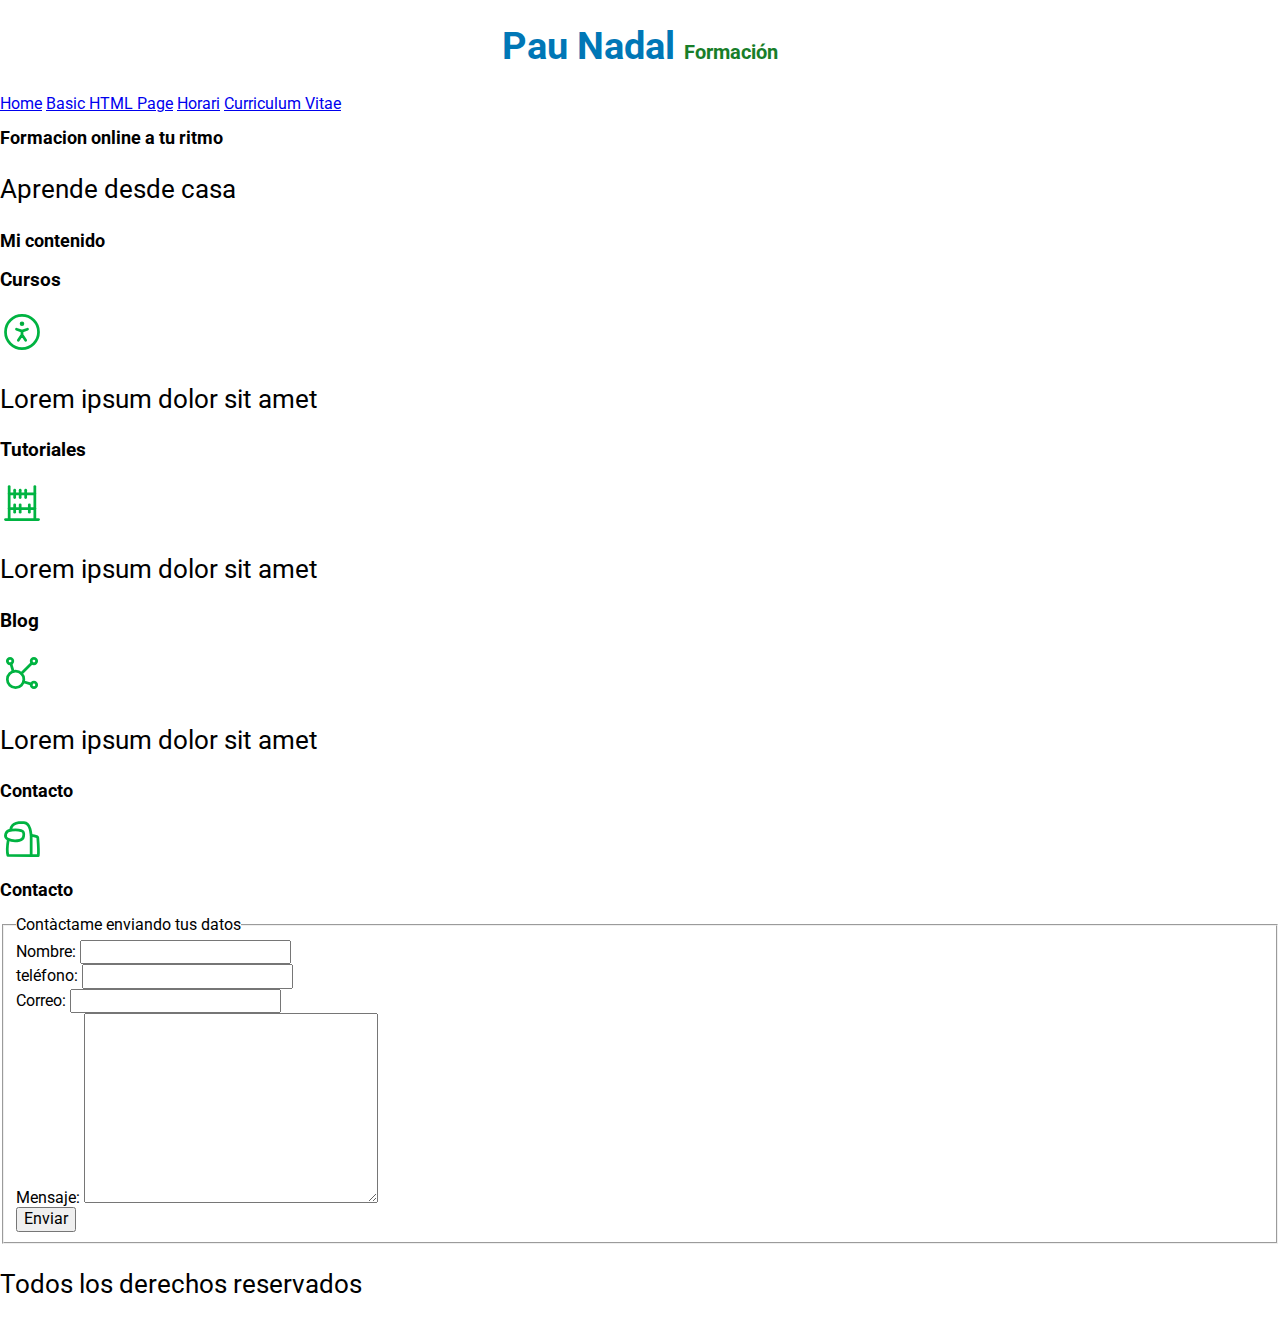
<file: index.html>
<!DOCTYPE html>
<html lang="es">
<head>
    <meta charset="UTF-8">
    <meta name="viewport" content="width=device-width, initial-scale=1.0">
    <title>Home</title>
    <link rel="stylesheet" href="css/normalize.css">
    <link rel="preconnect" href="https://fonts.googleapis.com">
    <link rel="preconnect" href="https://fonts.gstatic.com" crossorigin>
    <link href="https://fonts.googleapis.com/css2?family=Roboto:wght@100;400;700&display=swap" rel="stylesheet">
    <link rel="stylesheet" href="css/styles.css">
</head>
<body>
    <header>
        <h1 class="title">Pau Nadal <span>Formación</span></h1>
    </header>
    <nav>
        <a href="index.html">Home</a>
        <a href="basic.html">Basic HTML Page</a>
        <a href="horari.html">Horari</a>
        <a href="cv.html">Curriculum Vitae</a>
    </nav>
    <section>
        <h2>Formacion online a tu ritmo</h2>
        <p>Aprende desde casa</p>
    </section>
    <main>
        <h2>Mi contenido</h2>
        <section>
            <h3>Cursos</h3>
                <svg xmlns="http://www.w3.org/2000/svg" class="icon icon-tabler icon-tabler-accessible" width="44" height="44" viewBox="0 0 24 24" stroke-width="1.5" stroke="#00b341" fill="none" stroke-linecap="round" stroke-linejoin="round">
                    <path stroke="none" d="M0 0h24v24H0z" fill="none"/>
                    <path d="M12 12m-9 0a9 9 0 1 0 18 0a9 9 0 1 0 -18 0" />
                    <path d="M10 16.5l2 -3l2 3m-2 -3v-2l3 -1m-6 0l3 1" />
                    <circle cx="12" cy="7.5" r=".5" fill="currentColor" />
                </svg>
            <p>Lorem ipsum dolor sit amet</p>
        </section>
        <section>
            <h3>Tutoriales</h3>
                <svg xmlns="http://www.w3.org/2000/svg" class="icon icon-tabler icon-tabler-abacus" width="44" height="44" viewBox="0 0 24 24" stroke-width="1.5" stroke="#00b341" fill="none" stroke-linecap="round" stroke-linejoin="round">
                    <path stroke="none" d="M0 0h24v24H0z" fill="none"/>
                    <path d="M5 3v18" />
                    <path d="M19 21v-18" />
                    <path d="M5 7h14" />
                    <path d="M5 15h14" />
                    <path d="M8 13v4" />
                    <path d="M11 13v4" />
                    <path d="M16 13v4" />
                    <path d="M14 5v4" />
                    <path d="M11 5v4" />
                    <path d="M8 5v4" />
                    <path d="M3 21h18" />
                </svg>            
            <p>Lorem ipsum dolor sit amet</p>
        </section>
        <section>
            <h3>Blog</h3>
                <svg xmlns="http://www.w3.org/2000/svg" class="icon icon-tabler icon-tabler-affiliate" width="44" height="44" viewBox="0 0 24 24" stroke-width="1.5" stroke="#00b341" fill="none" stroke-linecap="round" stroke-linejoin="round">
                    <path stroke="none" d="M0 0h24v24H0z" fill="none"/>
                    <path d="M5.931 6.936l1.275 4.249m5.607 5.609l4.251 1.275" />
                    <path d="M11.683 12.317l5.759 -5.759" />
                    <path d="M5.5 5.5m-1.5 0a1.5 1.5 0 1 0 3 0a1.5 1.5 0 1 0 -3 0" />
                    <path d="M18.5 5.5m-1.5 0a1.5 1.5 0 1 0 3 0a1.5 1.5 0 1 0 -3 0" />
                    <path d="M18.5 18.5m-1.5 0a1.5 1.5 0 1 0 3 0a1.5 1.5 0 1 0 -3 0" />
                    <path d="M8.5 15.5m-4.5 0a4.5 4.5 0 1 0 9 0a4.5 4.5 0 1 0 -9 0" />
                </svg>
            <p>Lorem ipsum dolor sit amet</p>
        </section>
        <section>
            <h2>Contacto</h2>
                <svg xmlns="http://www.w3.org/2000/svg" class="icon icon-tabler icon-tabler-brand-among-us" width="44" height="44" viewBox="0 0 24 24" stroke-width="1.5" stroke="#00b341" fill="none" stroke-linecap="round" stroke-linejoin="round">
                    <path stroke="none" d="M0 0h24v24H0z" fill="none"/>
                    <path d="M10.646 12.774c-1.939 .396 -4.467 .317 -6.234 -.601c-2.454 -1.263 -1.537 -4.66 1.423 -4.982c2.254 -.224 3.814 -.354 5.65 .214c.835 .256 1.93 .569 1.355 3.281c-.191 1.067 -1.07 1.904 -2.194 2.088z" />
                    <path d="M5.84 7.132c.083 -.564 .214 -1.12 .392 -1.661c.456 -.936 1.095 -2.068 3.985 -2.456a22.464 22.464 0 0 1 2.867 .08c1.776 .14 2.643 1.234 3.287 3.368c.339 1.157 .46 2.342 .629 3.537v11l-12.704 -.019c-.552 -2.386 -.262 -5.894 .204 -8.481" />
                    <path d="M17 10c.991 .163 2.105 .383 3.069 .67c.255 .13 .52 .275 .534 .505c.264 3.434 .57 7.448 .278 9.825h-3.881" />
                </svg>
            <h2>Contacto</h2>
            <form action="">
                <fieldset>
                    <legend>Contàctame enviando tus datos</legend>
                    <div>
                        <label for="">Nombre:</label>
                        <input type="text" name="nombre">
                    </div>
                    <div>
                        <label for="">teléfono:</label>
                        <input type="tel" name="teléfono">
                    </div>
                    <div>
                        <label for="">Correo:</label>
                        <input type="email" name="Correo">
                    </div>
                    <div></div>
                        <label for="">Mensaje:</label>
                        <textarea name="mensaje" cols="30" rows="10"></textarea>
                    </div>
                    <div>
                        <button type="submit" value="Enviar">Enviar</button>
                    </div>
                </fieldset>
            </form>
        </section>
    </main>
    <footer>
        <p>Todos los derechos reservados</p>
    </footer>
</body>
</html>
</file>
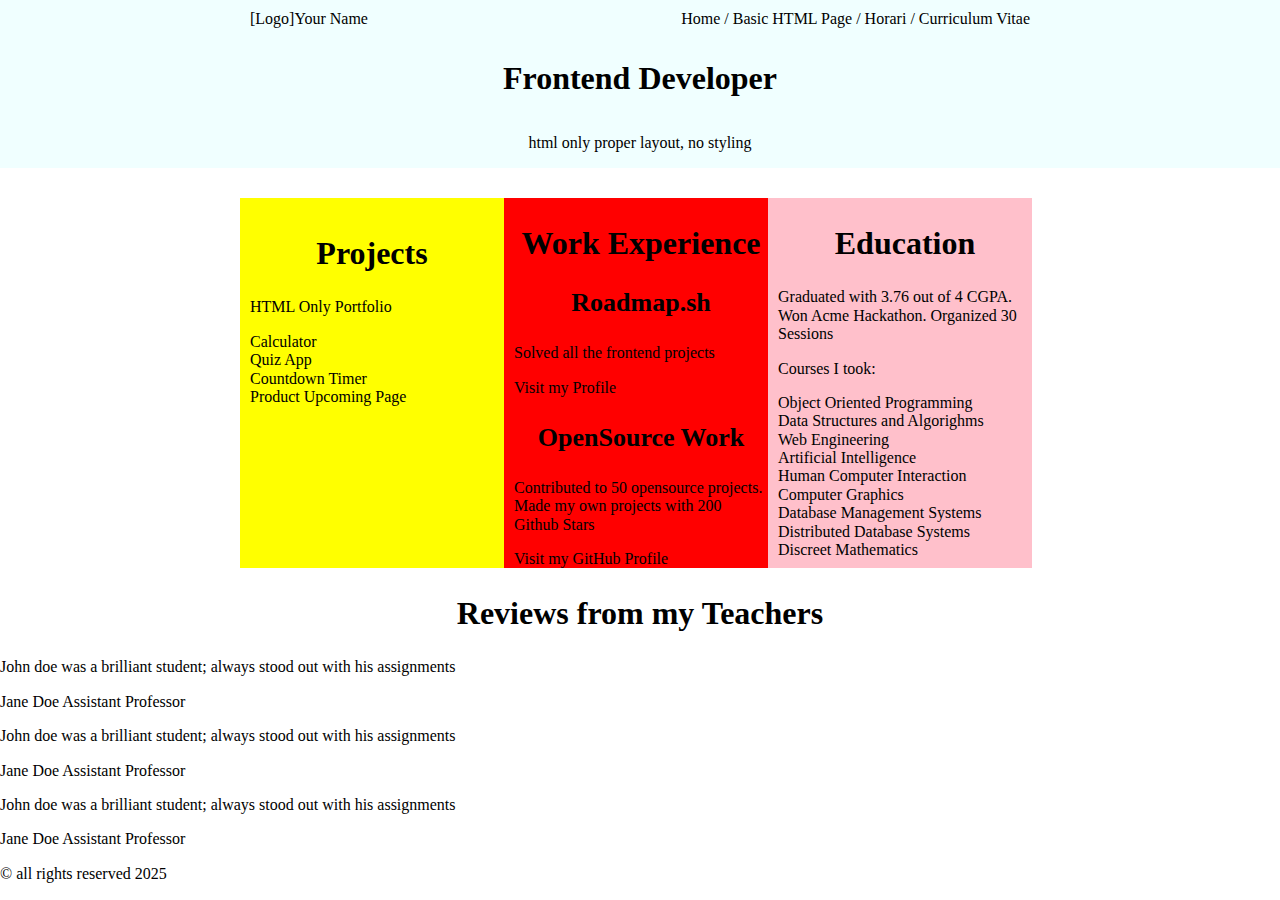
<file: basic.html>
<!DOCTYPE html>
<html lang="en">
<head>
    <meta charset="UTF-8">
    <meta name="viewport" content="width=device-width, initial-scale=1.0">
    <title>Basic HTML Website</title>
    <link rel="stylesheet" href="css/basic.css">
    <link rel="stylesheet" href="css/normalize.css">
</head>
<body>
    <header>
        <div class="container">
            <div class="top">
                <div class="logo">
                    <div>[Logo]</div>
                    <div>Your Name</div>
                </div>
    
                <nav>
                    <a href="index.html">Home</a> /
                    <a href="basic.html">Basic HTML Page</a> /
                    <a href="horari.html">Horari</a> /
                    <a href="cv.html">Curriculum Vitae</a>
                </nav>
            </div>
                <div class="hero">
                    <h1>Frontend Developer</h1>
                    <p class="text-center">html only proper layout, no styling</p>    
                </div>
        </div>
    </header>
    <main class="container">
        <section class="projects">
            <h2>Projects</h2>
            <p>HTML Only Portfolio</p>
            <ul>
                <li>Calculator</li>
                <li>Quiz App</li>
                <li>Countdown Timer</li>
                <li>Product Upcoming Page</li>
            </ul>
        </section>
        <section class="work">
            <h2>Work Experience</h2>
            <div>
                <h3>Roadmap.sh</h3>
                <p>Solved all the frontend projects</p>
                <a href="">Visit my Profile</a>
            </div>
            <div>
                <h3>OpenSource Work</h3>
                <p>Contributed to 50 opensource projects. Made my own projects with 200 Github Stars</p>
                <a href="">Visit my GitHub Profile</a>
            </div>
        </section>
        <section class="education">
            <h2>Education</h2>
                <p>Graduated with 3.76 out of 4 CGPA. Won Acme Hackathon. Organized 30 Sessions</p>
                <p>Courses I took:</p>
                <ul>
                    <li>Object Oriented Programming</li>
                    <li>Data Structures and Algorighms</li>
                    <li>Web Engineering</li>
                    <li>Artificial Intelligence</li>
                    <li>Human Computer Interaction</li>
                    <li>Computer Graphics</li>
                    <li>Database Management Systems</li>
                    <li>Distributed Database Systems</li>
                    <li>Discreet Mathematics</li>
                </ul>
        </section>
    </main>
    <section class="reviews">
        <h2>Reviews from my Teachers</h2>
        <div>
            <p>John doe was a brilliant student; always stood out with his assignments</p>
            <p>Jane Doe Assistant Professor</p>
        </div>
        <div>
            <p>John doe was a brilliant student; always stood out with his assignments</p>
            <p>Jane Doe Assistant Professor</p>
        </div>
        <div>
            <p>John doe was a brilliant student; always stood out with his assignments</p>
            <p>Jane Doe Assistant Professor</p>
        </div>
    </section>
    <footer>
        <p>© all rights reserved 2025</p>
    </footer>
</body>
</html>
</file>
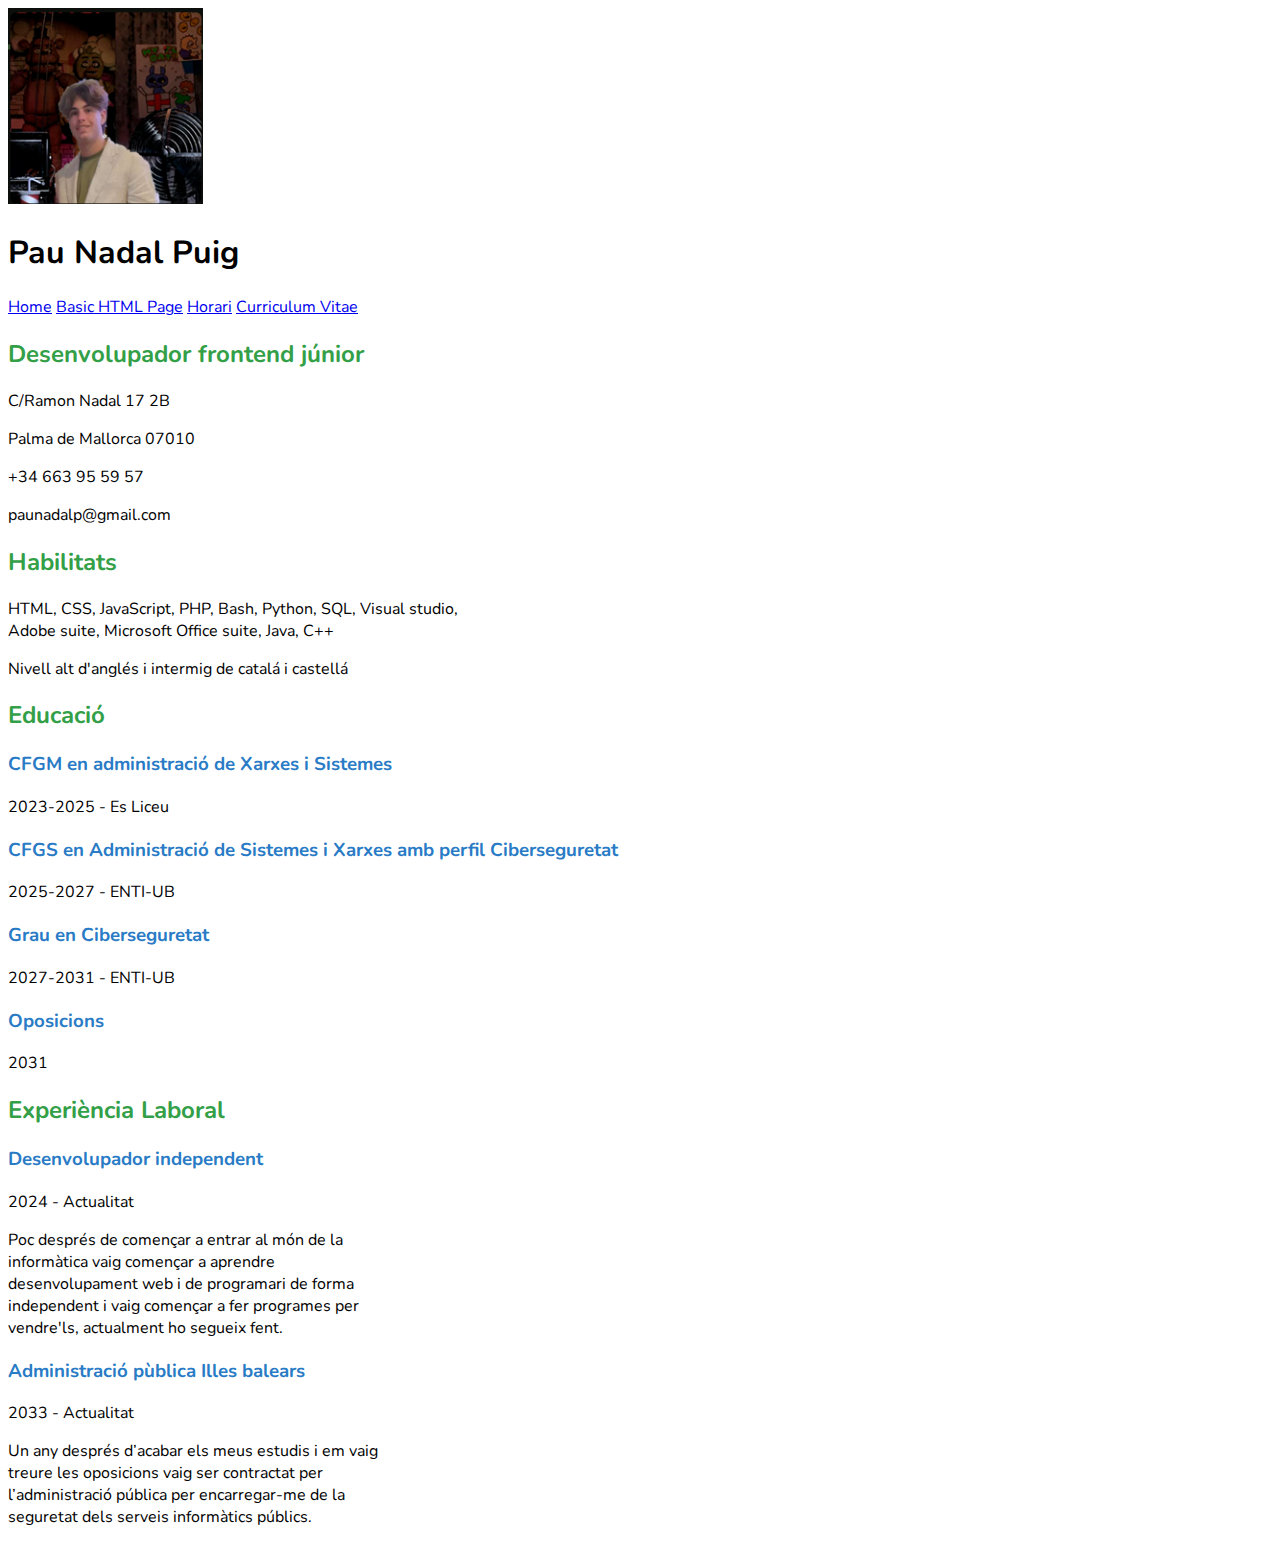
<file: cv.html>
<!DOCTYPE html>
<html lang="ca">
<head>
    <meta charset="UTF-8">
    <meta name="viewport" content="width=device-width, initial-scale=1.0">
    <title>Curriculum Vitae</title>
    <link rel="preconnect" href="https://fonts.googleapis.com">
    <link rel="preconnect" href="https://fonts.gstatic.com" crossorigin>
    <link href="https://fonts.googleapis.com/css2?family=Nunito:ital,wght@0,200..1000;1,200..1000&display=swap" rel="stylesheet">
    <link rel="stylesheet" href="css/cv.css">
</head>
<body>
    <img src="/img/Foto_curriculum.png" alt="Foto_curriculum">
    <h1>Pau Nadal Puig</h1>
    <nav>
        <a href="index.html">Home</a>
        <a href="basic.html">Basic HTML Page</a>
        <a href="horari.html">Horari</a>
        <a href="cv.html">Curriculum Vitae</a>
    </nav>
    <h2>Desenvolupador frontend júnior</h2>
    <p>C/Ramon Nadal 17 2B</p>
    <p>Palma de Mallorca 07010</p>
    <p>+34 663 95 59 57</p>
    <p>paunadalp@gmail.com</p>
    <h2>Habilitats</h2>
    <p>HTML, CSS, JavaScript, PHP, Bash, Python, SQL, Visual studio,<br>Adobe suite, Microsoft Office suite, Java, C++</p>
    <p>Nivell alt d'anglés i intermig de catalá i castellá</p>
    <h2>Educació</h2>
    <h3>CFGM en administració de Xarxes i Sistemes</h3>
    <p>2023-2025 - Es Liceu</p>
    <h3>CFGS en Administració de Sistemes i Xarxes amb perfil Ciberseguretat</h3>
    <p>2025-2027 - ENTI-UB</p>
    <h3>Grau en Ciberseguretat</h3>
    <p>2027-2031 - ENTI-UB</p>
    <h3>Oposicions</h3>
    <p>2031</p>
    <h2>Experiència Laboral</h2>
    <h3>Desenvolupador independent</h3>
    <p>2024 - Actualitat</p>
    <p>Poc després de començar a entrar al món de la<br>informàtica vaig començar a aprendre<br>desenvolupament web i de programari de forma<br>independent i vaig començar a fer programes per<br>vendre'ls, actualment ho segueix fent.</p>
    <h3>Administració pùblica Illes balears</h3>
    <p>2033 - Actualitat</p>
    <p>Un any després d’acabar els meus estudis i em vaig<br>treure les oposicions vaig ser contractat per<br>l’administració pública per encarregar-me de la<br>seguretat dels serveis informàtics públics.</p>
</body>
</html>
</file>
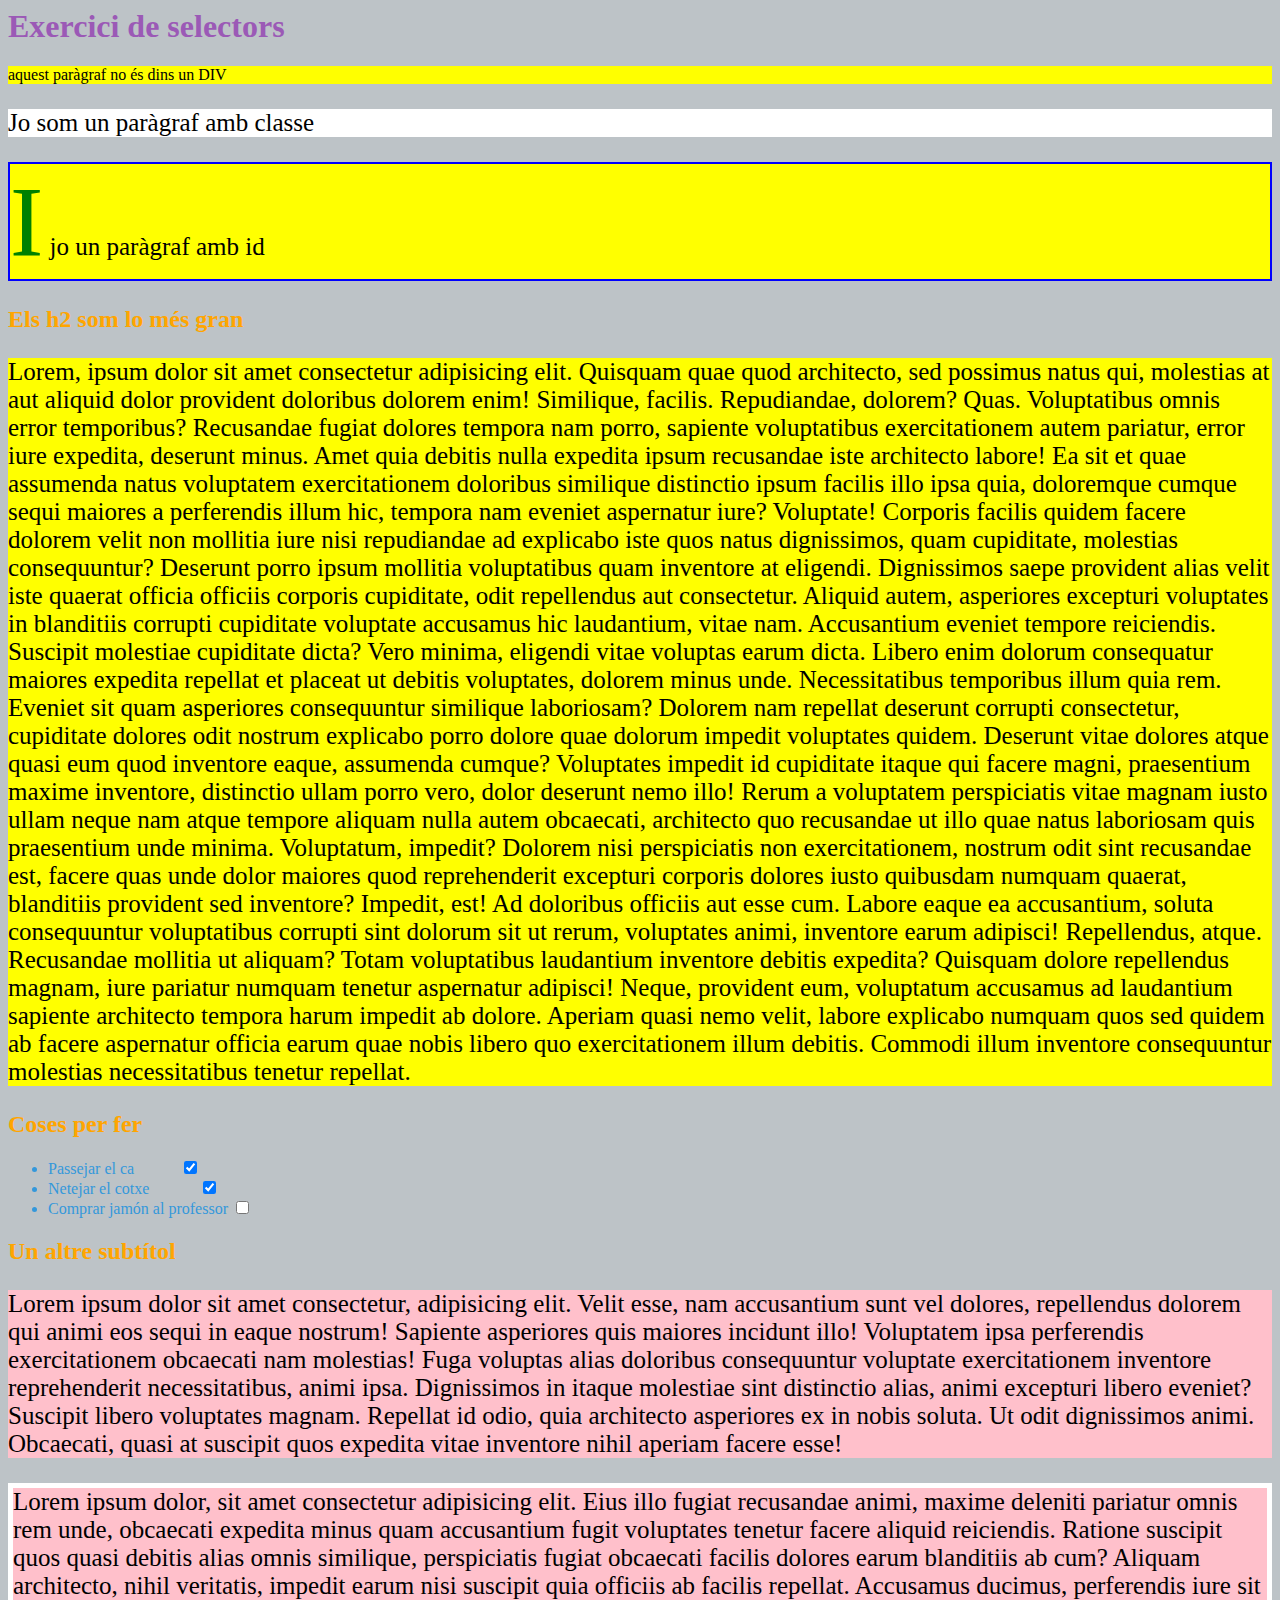
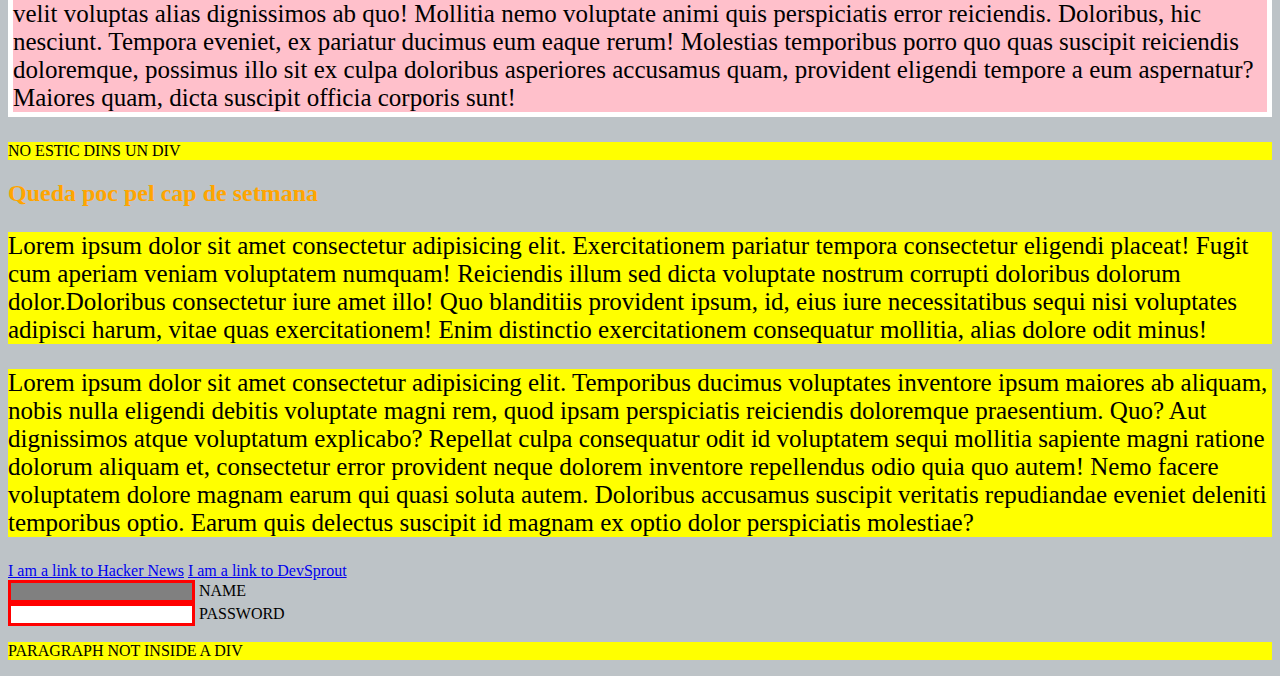
<file: exerciciSelectors.html>
<html>
<head>
<meta charset="UTF-8">
<title>Selectors Exercise</title>
<link rel="stylesheet" type="text/css" href="/css/selectors.css">
</head>
<body>
<h1>Exercici de selectors</h1>

<p>aquest paràgraf no és dins un DIV</p>

<div>
<p class="hello">Jo som un paràgraf amb classe</p>
<p id="special">I jo un paràgraf amb id</p>

<h2>Els h2 som lo més gran</h2>


<p>Lorem, ipsum dolor sit amet consectetur adipisicing elit. Quisquam quae quod architecto, sed possimus natus qui, molestias at aut aliquid dolor provident doloribus dolorem enim! Similique, facilis. Repudiandae, dolorem? Quas.
Voluptatibus omnis error temporibus? Recusandae fugiat dolores tempora nam porro, sapiente voluptatibus exercitationem autem pariatur, error iure expedita, deserunt minus. Amet quia debitis nulla expedita ipsum recusandae iste architecto labore!
Ea sit et quae assumenda natus voluptatem exercitationem doloribus similique distinctio ipsum facilis illo ipsa quia, doloremque cumque sequi maiores a perferendis illum hic, tempora nam eveniet aspernatur iure? Voluptate!
Corporis facilis quidem facere dolorem velit non mollitia iure nisi repudiandae ad explicabo iste quos natus dignissimos, quam cupiditate, molestias consequuntur? Deserunt porro ipsum mollitia voluptatibus quam inventore at eligendi.
Dignissimos saepe provident alias velit iste quaerat officia officiis corporis cupiditate, odit repellendus aut consectetur. Aliquid autem, asperiores excepturi voluptates in blanditiis corrupti cupiditate voluptate accusamus hic laudantium, vitae nam.
Accusantium eveniet tempore reiciendis. Suscipit molestiae cupiditate dicta? Vero minima, eligendi vitae voluptas earum dicta. Libero enim dolorum consequatur maiores expedita repellat et placeat ut debitis voluptates, dolorem minus unde.
Necessitatibus temporibus illum quia rem. Eveniet sit quam asperiores consequuntur similique laboriosam? Dolorem nam repellat deserunt corrupti consectetur, cupiditate dolores odit nostrum explicabo porro dolore quae dolorum impedit voluptates quidem.
Deserunt vitae dolores atque quasi eum quod inventore eaque, assumenda cumque? Voluptates impedit id cupiditate itaque qui facere magni, praesentium maxime inventore, distinctio ullam porro vero, dolor deserunt nemo illo!
Rerum a voluptatem perspiciatis vitae magnam iusto ullam neque nam atque tempore aliquam nulla autem obcaecati, architecto quo recusandae ut illo quae natus laboriosam quis praesentium unde minima. Voluptatum, impedit?
Dolorem nisi perspiciatis non exercitationem, nostrum odit sint recusandae est, facere quas unde dolor maiores quod reprehenderit excepturi corporis dolores iusto quibusdam numquam quaerat, blanditiis provident sed inventore? Impedit, est!
Ad doloribus officiis aut esse cum. Labore eaque ea accusantium, soluta consequuntur voluptatibus corrupti sint dolorum sit ut rerum, voluptates animi, inventore earum adipisci! Repellendus, atque. Recusandae mollitia ut aliquam?
Totam voluptatibus laudantium inventore debitis expedita? Quisquam dolore repellendus magnam, iure pariatur numquam tenetur aspernatur adipisci! Neque, provident eum, voluptatum accusamus ad laudantium sapiente architecto tempora harum impedit ab dolore.
Aperiam quasi nemo velit, labore explicabo numquam quos sed quidem ab facere aspernatur officia earum quae nobis libero quo exercitationem illum debitis. Commodi illum inventore consequuntur molestias necessitatibus tenetur repellat.</p>

</div>

<div>
<h2>Coses per fer</h2>

<ul>
    <li>Passejar el ca<input type="checkbox" checked> </li>
    <li>Netejar el cotxe <input type="checkbox" checked> </li>
    <li>Comprar jamón al  professor <input type="checkbox"></li>
</ul>
</div>

<div>
<h2>Un altre subtítol</h2>

<p>Lorem ipsum dolor sit amet consectetur, adipisicing elit. Velit esse, nam accusantium sunt vel dolores, repellendus dolorem qui animi eos sequi in eaque nostrum! Sapiente asperiores quis maiores incidunt illo!
Voluptatem ipsa perferendis exercitationem obcaecati nam molestias! Fuga voluptas alias doloribus consequuntur voluptate exercitationem inventore reprehenderit necessitatibus, animi ipsa. Dignissimos in itaque molestiae sint distinctio alias, animi excepturi libero eveniet?
Suscipit libero voluptates magnam. Repellat id odio, quia architecto asperiores ex in nobis soluta. Ut odit dignissimos animi. Obcaecati, quasi at suscipit quos expedita vitae inventore nihil aperiam facere esse!</p>

<p>Lorem ipsum dolor, sit amet consectetur adipisicing elit. Eius illo fugiat recusandae animi, maxime deleniti pariatur omnis rem unde, obcaecati expedita minus quam accusantium fugit voluptates tenetur facere aliquid reiciendis.
Ratione suscipit quos quasi debitis alias omnis similique, perspiciatis fugiat obcaecati facilis dolores earum blanditiis ab cum? Aliquam architecto, nihil veritatis, impedit earum nisi suscipit quia officiis ab facilis repellat.
Accusamus ducimus, perferendis iure sit velit voluptas alias dignissimos ab quo! Mollitia nemo voluptate animi quis perspiciatis error reiciendis. Doloribus, hic nesciunt. Tempora eveniet, ex pariatur ducimus eum eaque rerum!
Molestias temporibus porro quo quas suscipit reiciendis doloremque, possimus illo sit ex culpa doloribus asperiores accusamus quam, provident eligendi tempore a eum aspernatur? Maiores quam, dicta suscipit officia corporis sunt!</p>
</div>

<p>NO ESTIC DINS UN DIV</p>


<div>
<h2>Queda poc pel cap de setmana</h2>

<p>Lorem ipsum dolor sit amet consectetur adipisicing elit. Exercitationem pariatur tempora consectetur eligendi placeat! Fugit cum aperiam veniam voluptatem numquam! Reiciendis illum sed dicta voluptate nostrum corrupti doloribus dolorum dolor.Doloribus consectetur iure amet illo! Quo blanditiis provident ipsum, id, eius iure necessitatibus sequi nisi voluptates adipisci harum, vitae quas exercitationem! Enim distinctio exercitationem consequatur mollitia, alias dolore odit minus!</p>

<p>Lorem ipsum dolor sit amet consectetur adipisicing elit. Temporibus ducimus voluptates inventore ipsum maiores ab aliquam, nobis nulla eligendi debitis voluptate magni rem, quod ipsam perspiciatis reiciendis doloremque praesentium. Quo?
Aut dignissimos atque voluptatum explicabo? Repellat culpa consequatur odit id voluptatem sequi mollitia sapiente magni ratione dolorum aliquam et, consectetur error provident neque dolorem inventore repellendus odio quia quo autem!
Nemo facere voluptatem dolore magnam earum qui quasi soluta autem. Doloribus accusamus suscipit veritatis repudiandae eveniet deleniti temporibus optio. Earum quis delectus suscipit id magnam ex optio dolor perspiciatis molestiae?</p>

<a href="https://news.ycombinator.com/">I am a link to Hacker News</a>
<a href="https://www.devsprout.io">I am a link to DevSprout</a>
<br>

<input type="text" name="name" /><label> Name</label><br/>
<input type="password" name="password" /><label> Password</label><br/>

</div>

<p>PARAGRAPH NOT INSIDE A DIV</p>

</body>
</html>
</file>
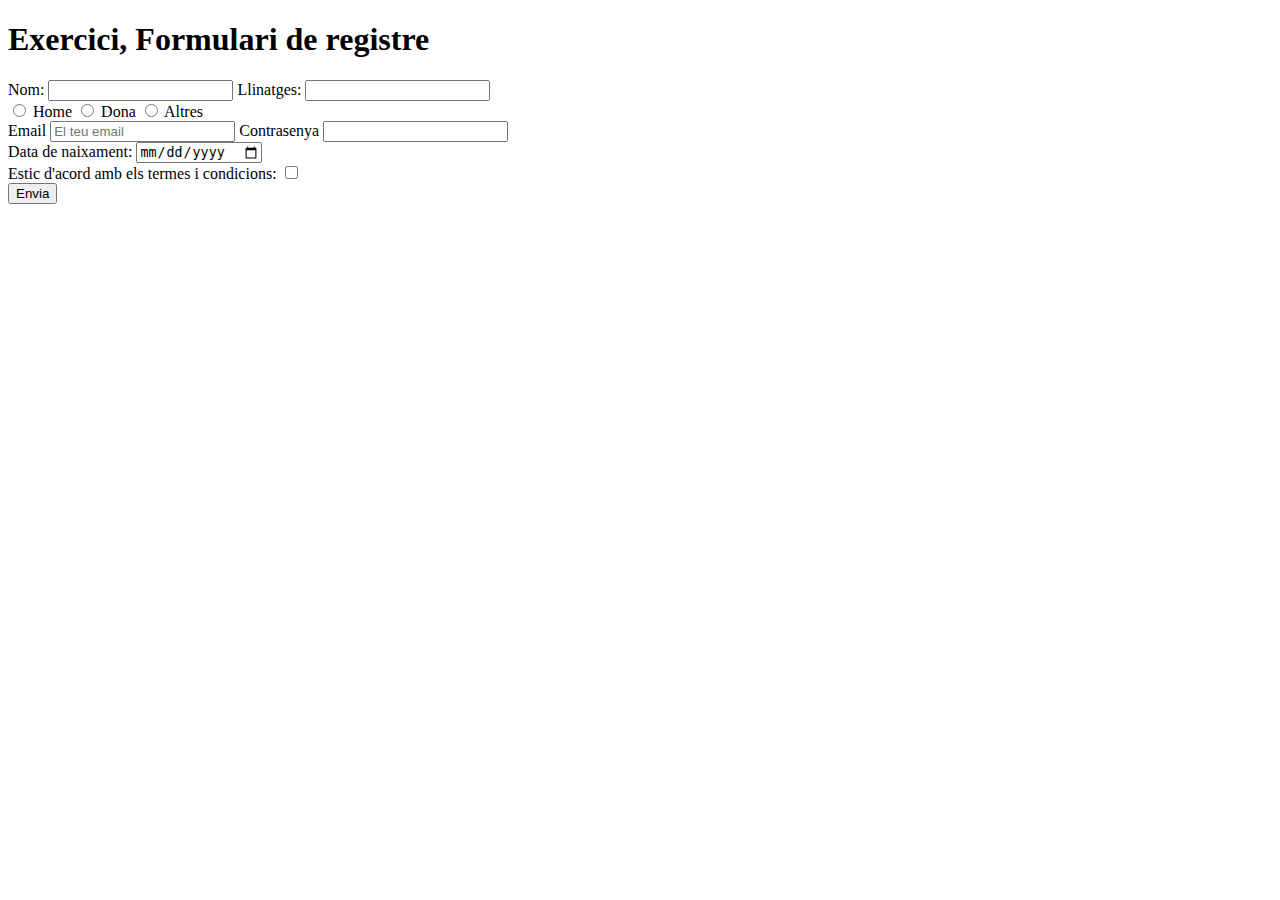
<file: form.html>
<!DOCTYPE html>
<html lang="ca">
<head>
    <meta charset="UTF-8">
    <meta name="viewport" content="width=device-width, initial-scale=1.0">
    <title>Document</title>
</head>
<body>
    <h1>Exercici, Formulari de registre</h1>
    <form action="/my-form-submitting-page" method="get">
        <div>
            <label for="nom">Nom:</label>
            <input id="nom" name="nom" type="text">
            <label for="llinatges">Llinatges:</label>
            <input id="llinatges" name="llinatges" type="text">
        </div>
        <div>
            <input type="radio" id="home" name="genere" value="home">
            <label for="home">Home</label>
            <input type="radio" id="dona" name="genere" value="dona">
            <label for="dona">Dona</label>
            <input type="radio" id="altres" name="genere" value="altres">
            <label for="altres">Altres</label>
        </div>
        <div>
            <label for="email">Email</label>
            <input id="email" name="email" type="email" placeholder="El teu email">
            <label for="password">Contrasenya</label>
            <input id="password" name="password type="password">
        </div>
        <div>
            <label for="data_naix">Data de naixament:</label>
            <input type="date" name="data_naix" id="data_naix">
        </div>
        <div>
            <label for="condicions">Estic d'acord amb els termes i condicions:</label>
            <input type="checkbox" name="condicions" id="condicions">
        </div>
        <div>
            <input type="submit" name="submit" value="Envia">
        </div>
    </form>
</body>
</html>
</file>
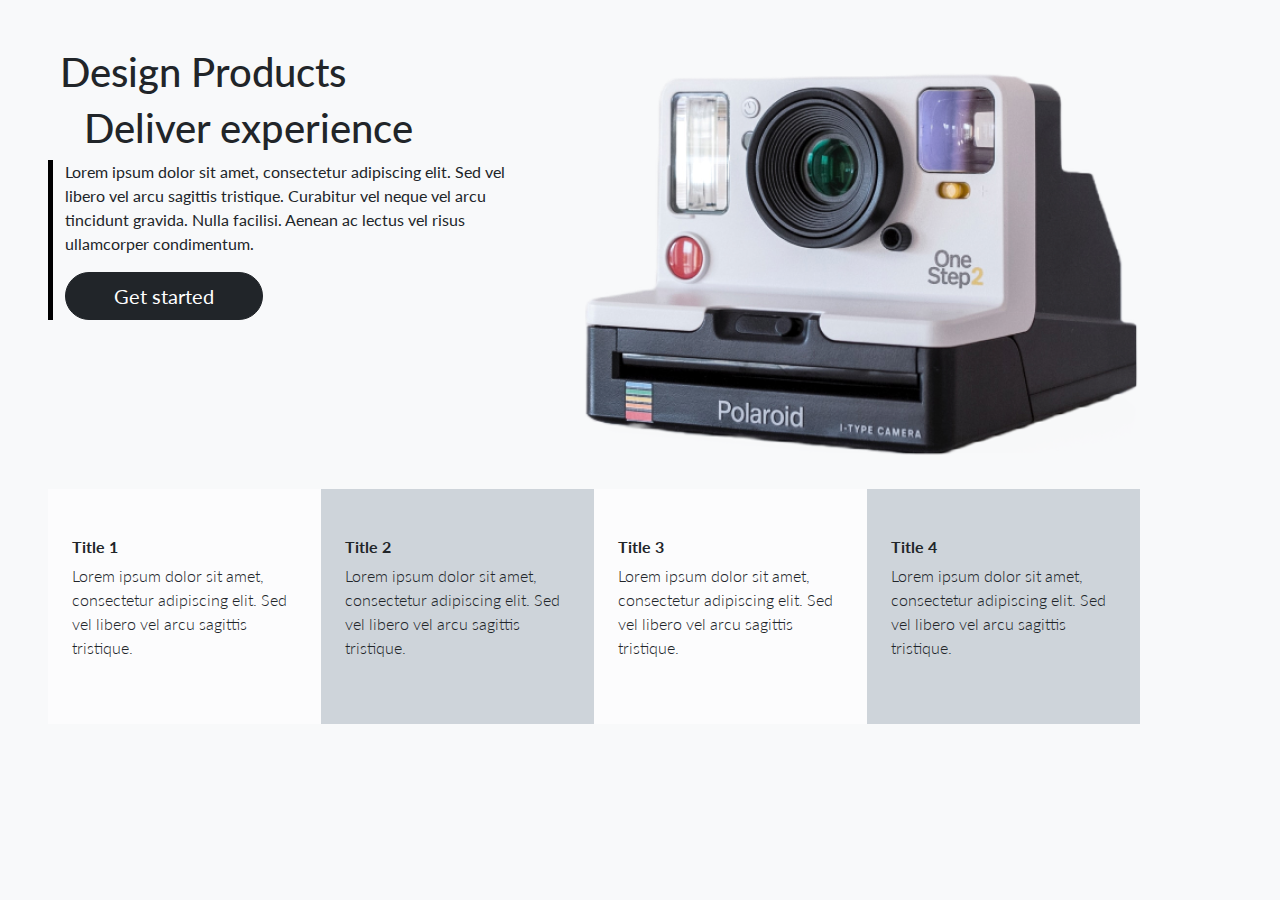
<file: Introduccio_bootstrap.html>
<!DOCTYPE html>
<html lang="en">
<head>
    <meta charset="UTF-8">
    <meta name="viewport" content="width=device-width, initial-scale=1.0">
    <title>Document</title>
    <link href="https://cdn.jsdelivr.net/npm/bootstrap@5.3.3/dist/css/bootstrap.min.css" rel="stylesheet" integrity="sha384-QWTKZyjpPEjISv5WaRU9OFeRpok6YctnYmDr5pNlyT2bRjXh0JMhjY6hW+ALEwIH" crossorigin="anonymous">
    <script src="https://cdn.jsdelivr.net/npm/bootstrap@5.3.3/dist/js/bootstrap.bundle.min.js" integrity="sha384-YvpcrYf0tY3lHB60NNkmXc5s9fDVZLESaAA55NDzOxhy9GkcIdslK1eN7N6jIeHz" crossorigin="anonymous"></script>
    <link rel="stylesheet" href="/css/fonts.css">
</head>
<body class="bg-light">
    <div class="container-fluid p-5">
        <div class="row container">
            <div class="col-md">
                <div class="row">
                    <div class="col-md-12 lato-bold">
                        <h1>Design Products</h1>
                        <h1 class="ms-4">Deliver experience</h1>
                    </div>
                    <div class="col-md-12 border-start border-black border-5 lato-regular">
                        <p>Lorem ipsum dolor sit amet, consectetur adipiscing elit. Sed vel libero vel arcu sagittis tristique. Curabitur vel neque vel arcu tincidunt gravida. Nulla facilisi. Aenean ac lectus vel risus ullamcorper condimentum.</p>
                        <a href="#" class="btn btn-dark btn-lg rounded-pill px-5">Get started</a>
                    </div>
                </div>
            </div>
            <div class="col-md">
                <img src="/img/hero_image.png" alt="">
            </div>
            <div class="row">
                <div class="col-md bg-light-subtle px-4 py-5">
                    <h6 class="lato-bold">Title 1</h6>
                    <p class="lato-light">Lorem ipsum dolor sit amet, consectetur adipiscing elit. Sed vel libero vel arcu sagittis tristique.</p>
                </div>
                <div class="col-md bg-dark-subtle px-4 py-5">
                    <h6 class="lato-bold">Title 2</h6>
                    <p class="lato-light">Lorem ipsum dolor sit amet, consectetur adipiscing elit. Sed vel libero vel arcu sagittis tristique.</p>
                </div>
                <div class="col-md bg-light-subtle px-4 py-5">
                    <h6 class="lato-bold">Title 3</h6>
                    <p class="lato-light">Lorem ipsum dolor sit amet, consectetur adipiscing elit. Sed vel libero vel arcu sagittis tristique.</p>
                </div>
                <div class="col-md bg-dark-subtle px-4 py-5">
                    <h6 class="lato-bold">Title 4</h6>
                    <p class="lato-light">Lorem ipsum dolor sit amet, consectetur adipiscing elit. Sed vel libero vel arcu sagittis tristique.</p>
                </div>
            </div>
        </div>
    </div>    
</body>
</html>
</file>
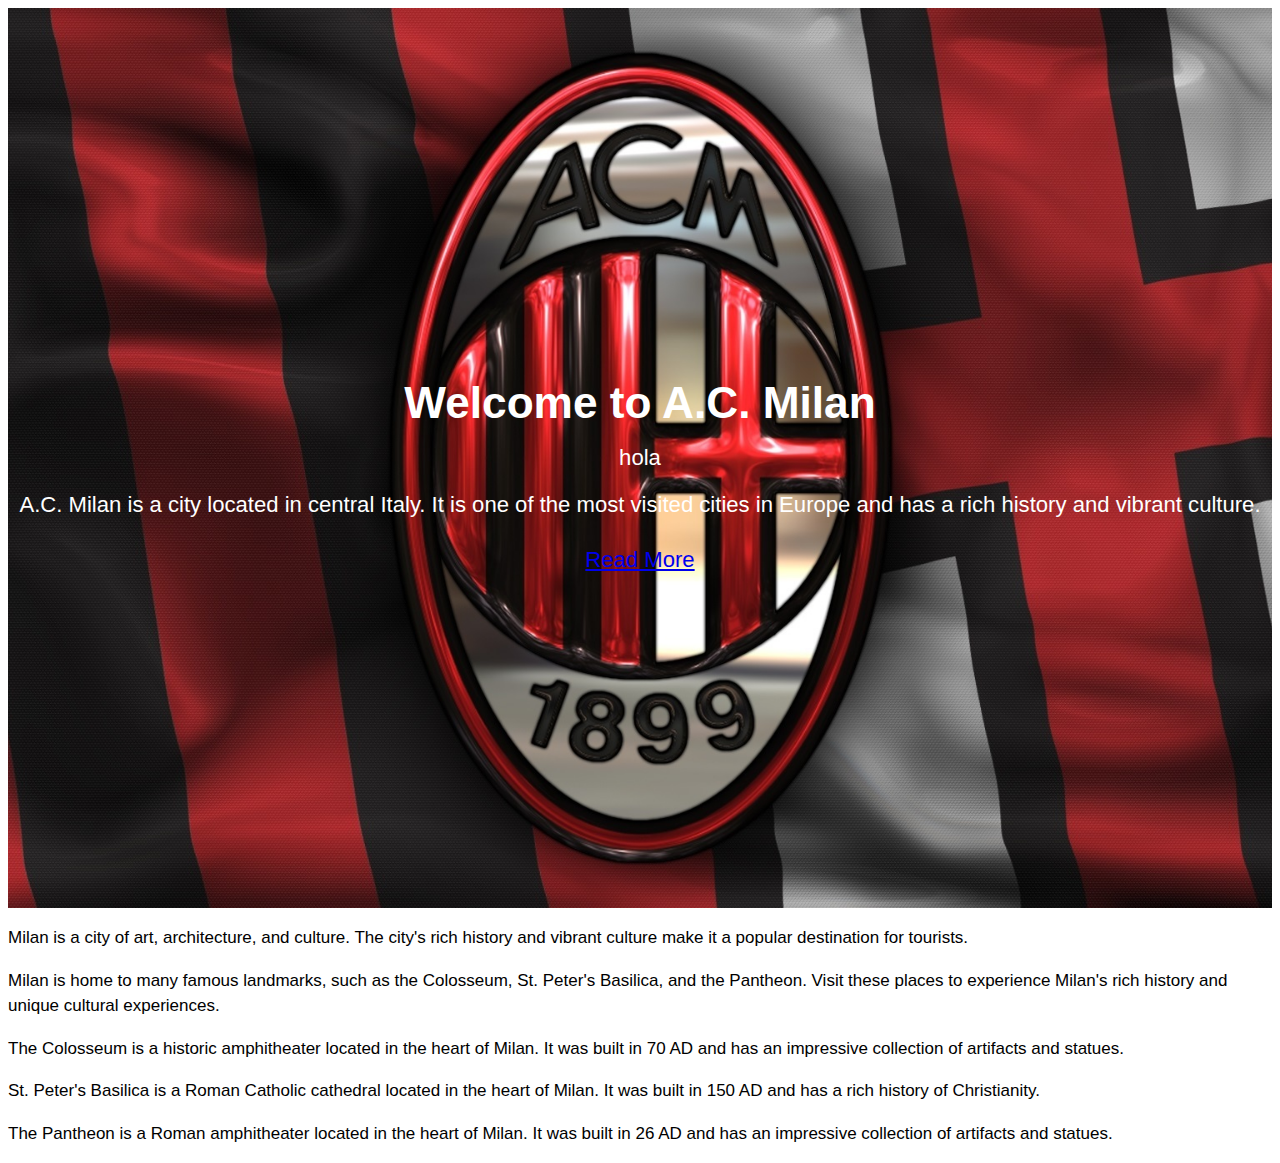
<file: landingpage.html>
<!DOCTYPE html>
<html lang="en">
<head>
    <meta charset="UTF-8">
    <meta name="viewport" content="width=device-width, initial-scale=1.0">
    <title>Landing Page</title>
    <link rel="stylesheet" href="css/landing.css">
</head>
<body>
    <header id="showcase">
        <h1>Welcome to A.C. Milan</h1>
        <p>
            A.C. Milan is a city located in central Italy. It is one of the most visited cities in Europe and has a rich history and vibrant culture.
        </p>
        <a href="#">Read More</a>
    </header>
    <section>
        <p>
            Milan is a city of art, architecture, and culture. The city's rich history and vibrant culture make it a popular destination for tourists.
        </p>
    </section>
    <section>
        <p>
            Milan is home to many famous landmarks, such as the Colosseum, St. Peter's Basilica, and the Pantheon. Visit these places to experience Milan's rich history and unique cultural experiences.
        </p>
    </section>
    <section>
        <div class="box">
            <p>
                The Colosseum is a historic amphitheater located in the heart of Milan. It was built in 70 AD and has an impressive collection of artifacts and statues.
            </p>
        </div>
        <div class="box2">
            <p>
                St. Peter's Basilica is a Roman Catholic cathedral located in the heart of Milan. It was built in 150 AD and has a rich history of Christianity.
            </p>
        </div>
        <div class="box3">
            <p>
                The Pantheon is a Roman amphitheater located in the heart of Milan. It was built in 26 AD and has an impressive collection of artifacts and statues.
            </p>
        </div>
    </section>
</body>
</html>
</file>
<file: css/styles.css>
html{
    font-size: 62.5%;
    box-sizing: border-box;
}

body{
    font-family: 'Roboto', sans-serif;
    font-size: 16px;
}

h1{
    font-size: 2.5rem;
}
h2{
    font-size: 1.8rem;
}
.title{
    color: #0077b6;
    font-size: 3.8rem;
    text-align: center;
}
.title span{
    color: #187e29;
    font-size: 2rem;
}
p{
    font-size: 2.6rem;
}
</file>
<file: css/basic.css>
html{
    font-size: 62.5%;
    box-sizing: border-box;
}

*,
*:before,
*:after {
    box-sizing: inherit;
}

body{
    font-size: 16px;
}
h1{
    font-size: 3.8rem;
}
h2{
    font-size: 3.2rem;
}
h3{
    font-size: 2.6rem;
}
h1,
h2,
h3{
    text-align: center;
}
a{
    color: inherit;
    text-decoration: none;
    transition: color 0.3s ease;
}
ul{
    list-style-type: none;
    padding-left: 0;
    margin: 0;
}
img{
    width: 100%;
    object-fit: cover;
}
.text-center{
    text-align: center;
}
.text-left{
    text-align: left;
}
.text-right{
    text-align: right;
}
.bg-blue{
    background-color: blue;
}
.container{
    max-width: 800px;
    margin: 0 auto;
}
header {
    background-color: azure;
}
header .top{
    display: flex;
    flex-direction: row;
    justify-content: space-between;
    padding: 1rem;
}
.logo{
    display: flex;
}
.hero{
    display: flex;
    flex-direction: column;
    justify-content: center;
    margin-bottom: 3rem;
}
main {
    display: flex;
}
main .projects{
    width: 33%;
    background-color: yellow;
    padding: 1rem;
}
main .work{
    width: 33%;
    background-color: red;
    padding-left: 1rem;
}
main .education{
    width: 33%;
    background-color: pink;
    padding-left: 1rem;
}
</file>
<file: css/cv.css>
body{
    font-family: "Nunito";
}
h2{
    color: #33a048;
}
h3{
    color: #297bc6;
}
</file>
<file: css/selectors.css>
/* dona al <body> element un color de fons de #bdc3c7*/
body{
    background-color: #bdc3c7 ;
}

/* fes que els <h1> siguin de color #9b59b6*/
h1{
    color: #9b59b6 ;
}

/* fes que els <h2> siguin de color orange */
h2{
    color: orange ;
}

/* fes que els <li> siguin d'un blau hexadecimal*/
li{
    color: #3498db ;
}

/*canvia el color de fons de cada paràgraf a groc*/
p{
    background-color: yellow;
}

/*fes que tots els inputs tinguin un border de 3px vermell*/
input{
    border: 3px solid red;
}

/* fes que tot el que té class 'hello' sigui de fons blanc*/
.hello{
    background-color: white;
}

/* fes que l'elemnt amb id  'special' tingui un border 2px solid blau selecciona el teu propi rgb blau*/
#special{
    border: 2px solid rgb(0, 0, 255);
}

/*Fes que tots els <p>'s que estn dins un div tingin una font de 25px (font-size: 25px)*/
div p{
    font-size: 25px;
}

/*Fes que només els inputs de type text tenguin un fons gris*/
input[type="text"] {
    background-color:gray;
}

/* Fes que els <p>'s dins el 3r <div> tinguin fons rosa*/
div:nth-of-type(3) p {
    background-color: pink;
}

/* Fes que el 2n <p> dins el  3r  <div> tingui un border de 5px blanc*/

div:nth-of-type(3) p:nth-of-type(2){
    border: 5px solid white;
}
/* Fen que l'element <em> del 3r <div> sigui blanc amb una font de 20px (font-size:20px)*/

div:nth-of-type(3) em{
    font-size: 20px;
    color: white;
}

/*BONUS*/
/*hauràs de fer recerca*/

/*Fes que tots el "checked" checkboxes tinguin un marge esquerra de 50px(margin-left: 50px)*/
input:checked{
    margin-left: 50px;
}

/*Fes que l'etiqueta <label> siguin tots UPPERCASE sense canviar el HTML*/
label{
    text-transform: uppercase;
}

/*Fes que la primera lletra de l'element amb id 'special' sigui verda i amb font de 100px font size(font-size: 100)*/
#special::first-letter{
    color: green;
    font-size: 100px;
}

/*Fes que el color de font del <h1> canviï a blau quan el ratolí passi per damuntelement's color change to blue when hovered over */
h1:hover{
    color: blue;
}

/*Fes que els <a> que hagin estat visitats siguin de color gris */
a:visited{
    color: gray;
}
</file>
<file: css/fonts.css>
@import url('https://fonts.googleapis.com/css2?family=Lato:wght@300;400;700&display=swap');
.lato-light {
    font-family: "Lato", sans-serif;
    font-weight: 300;
    font-style: normal;
}

.lato-regular {
    font-family: "Lato", sans-serif;
    font-weight: 400;
    font-style: normal;
}

.lato-bold {
    font-family: "Lato", sans-serif;
    font-weight: 700;
    font-style: normal;
}
</file>
<file: css/landing.css>
:root{
    --primary-color:#F22E3E;
}

body{
    font-family: Arial, Helvetica, sans-serif;
    font-size: 17px;
    line-height: 1.5;
}

#showcase{
    color: white;
    background-image: url(../img/ac-milan-logo.jpg);
    height: 100vh;
    background-size:cover ;
    background-position: center;
    display: flex;
    flex-direction: column;
    align-items: center;
    justify-content: center;
    font-size: 1.3em;
}
#showcase::after{
    content: "hola";
    position: absolute;
}
</file>
